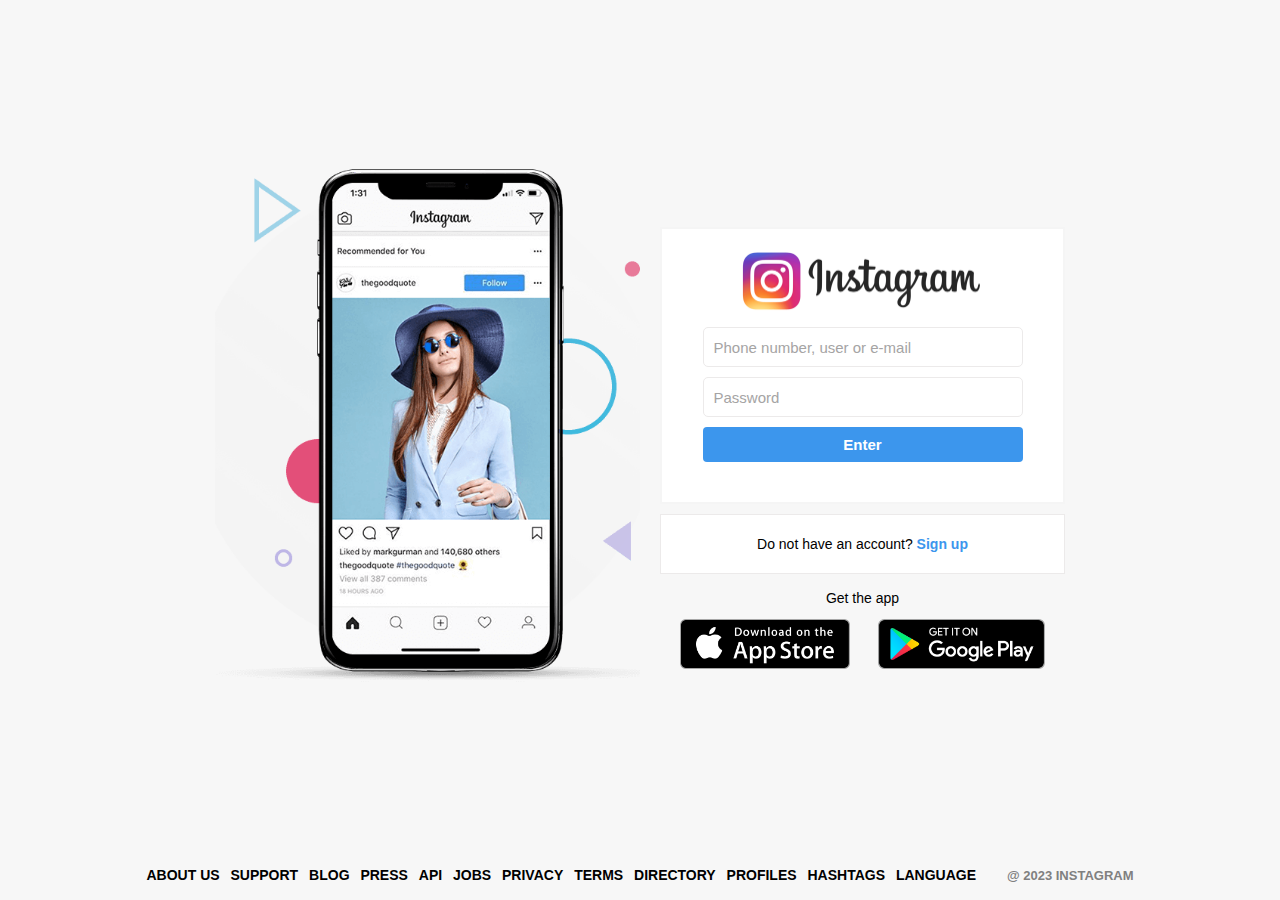
<file: index.html>
<!DOCTYPE html>
<html lang="pt-br">
<head>
    <meta charset="UTF-8">
    <meta name="viewport" content="width=device-width, initial-scale=1.0">
    <link rel="stylesheet" href="styles.css">
    <title>Instagram Recreate-Home</title>
</head>
<body>
    
    <div class="wrapper">
        <div class="container">
            <div class="column left">
                <div class="main">

                </div>
            </div>
            
            <div class="column right">
                <div class="login-pannel">
                    <div class="logo">
                        <img class="logo-img"  src="images/logo.png" alt="">
                    </div>
                    <form action="">
                        <input placeholder="Phone number, user or e-mail" type="text" name="e-mail">
                        <input placeholder="Password" type="text" name="password">
                        <input type="submit" value="Enter">
                    </form>
                </div>

                <div class="infobox">
                    <p>Do not have an account? <a href="signup.html">Sign up</a> </p>
                </div>

                <div class="app-panel">
                    Get the app
                    <div class="app-buttons">
                        <a href="https://apps.apple.com/br/app/instagram/id389801252" target="_blank" rel="external">
                            <img src="images/appstore.png" alt="AppStore">
                        </a>
                        <a href="https://play.google.com/store/apps/details?id=com.instagram.android&hl=pt_BR" target="_blank" rel="external">
                            <img src="images/googleplay.png" alt="GooglePlay">
                        </a>
                    </div>
                </div>
            </div>
        </div>

        <footer>
            <div>
                <a href="#">About us</a>
                <a href="#">Support</a>
                <a href="#">Blog</a>
                <a href="#">Press</a>
                <a href="#">API</a>
                <a href="#">Jobs</a>
                <a href="#">Privacy</a>
                <a href="#">Terms</a>
                <a href="#">Directory</a>
                <a href="#">Profiles</a>
                <a href="#">Hashtags</a>
                <a href="#">Language</a>

                <div class="text-small">
                    @ 2023 Instagram
                </div>
            </div>
        </footer>

    </div>

</body>
</html>
</file>
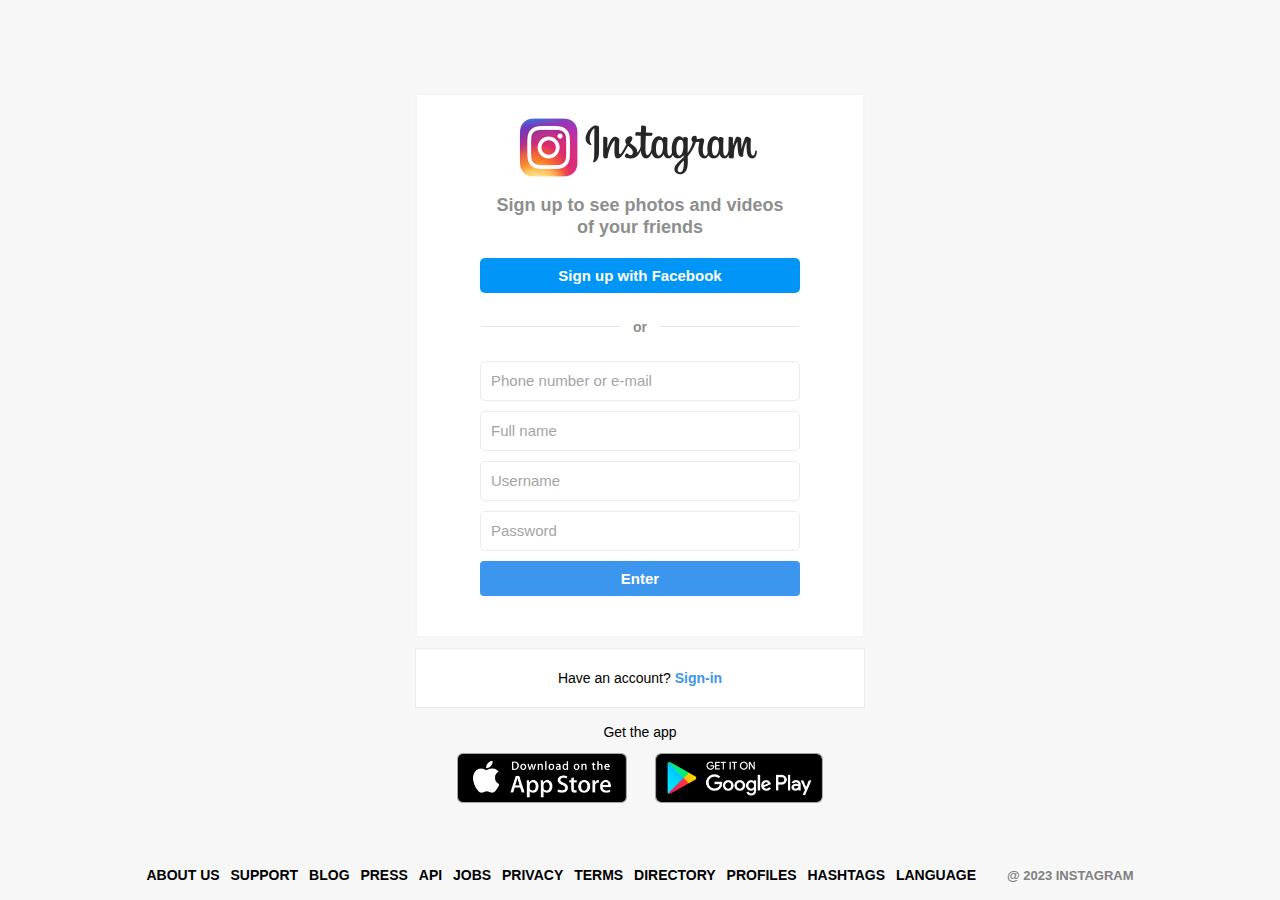
<file: signup.html>
<!DOCTYPE html>
<html lang="pt-br">
<head>
    <meta charset="UTF-8">
    <meta name="viewport" content="width=device-width, initial-scale=1.0">
    <link rel="stylesheet" href="styles.css">
    <title>Instagram Recreate-SignUp</title>
</head>
<body>
    
    <div class="wrapper">
        <div class="container-signup">
            <div class="column">
                <div class="login-pannel">
                    <div class="logo">
                        <img class="logo-img"  src="images/logo.png" alt="">
                    </div>

                    <div class="message">
                        <span>Sign up to see photos and videos of your friends</span>
                    </div>

                    <button class="face-button">
                        Sign up with Facebook
                    </button>

                    <div class="divisor-container">
                        <div class="line"></div>
                        <div class="divisor-tag">or</div>
                        <div class="line"></div>
                    </div>

                    <form>
                        <input placeholder="Phone number or e-mail" type="text" name="e-mail">
                        <input placeholder="Full name" type="text" name="full-name">
                        <input placeholder="Username" type="text" name="username">
                        <input placeholder="Password" type="text" name="password">
                        <input type="submit" value="Enter">
                    </form>
                </div>

                <div class="infobox">
                    <p>Have an account? <a href="index.html">Sign-in</a> </p>
                </div>

                <div class="app-panel">
                    Get the app
                    <div class="app-buttons">
                        <a href="https://apps.apple.com/br/app/instagram/id389801252" target="_blank" rel="external">
                            <img src="images/appstore.png" alt="AppStore">
                        </a>
                        <a href="https://play.google.com/store/apps/details?id=com.instagram.android&hl=pt_BR" target="_blank" rel="external">
                            <img src="images/googleplay.png" alt="GooglePlay">
                        </a>
                    </div>
                </div>
            </div>
        </div>

        <footer>
            <div>
                <a href="#">About us</a>
                <a href="#">Support</a>
                <a href="#">Blog</a>
                <a href="#">Press</a>
                <a href="#">API</a>
                <a href="#">Jobs</a>
                <a href="#">Privacy</a>
                <a href="#">Terms</a>
                <a href="#">Directory</a>
                <a href="#">Profiles</a>
                <a href="#">Hashtags</a>
                <a href="#">Language</a>

                <div class="text-small">
                    @ 2023 Instagram
                </div>
            </div>
        </footer>

    </div>

</body>
</html>
</file>
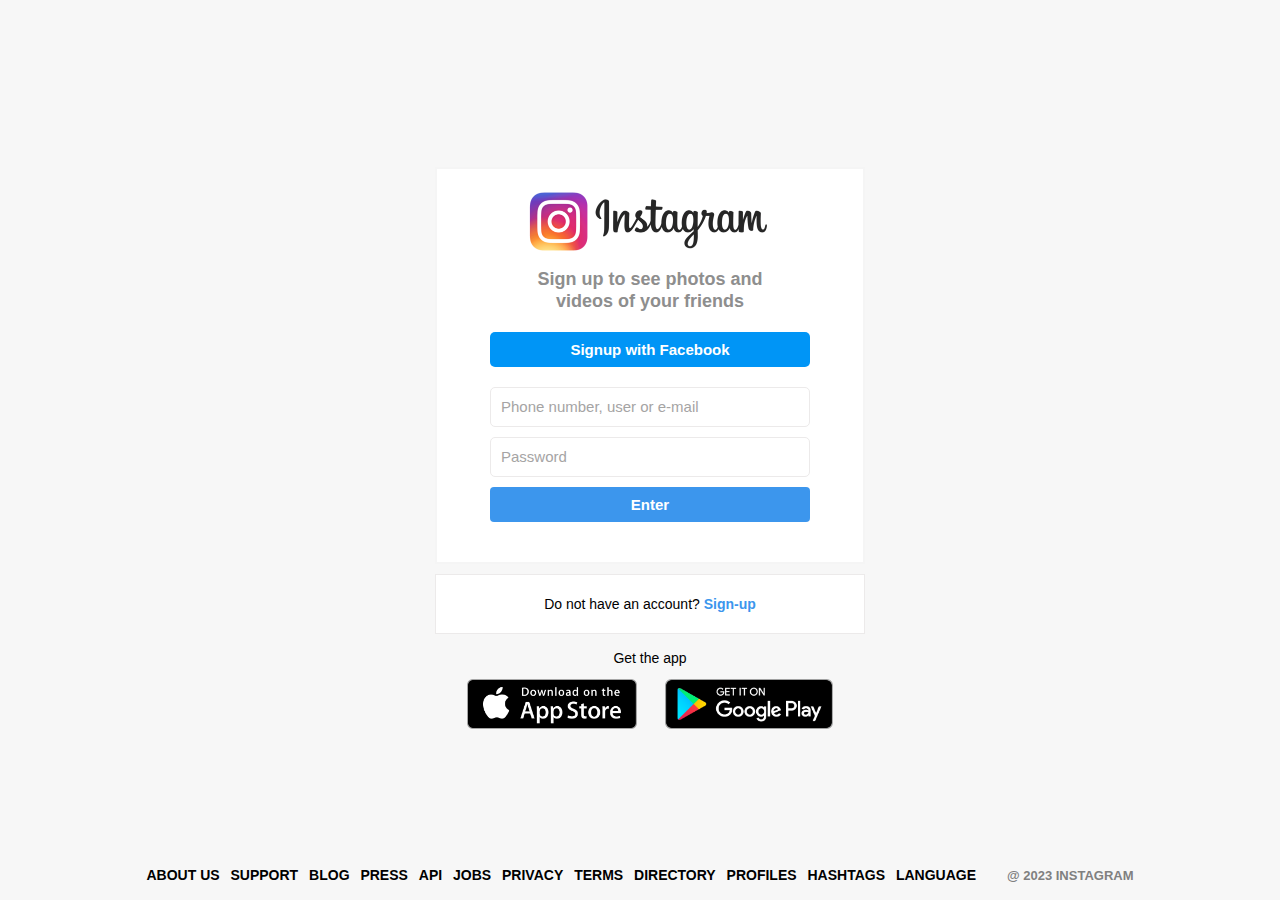
<file: singup.html>
<!DOCTYPE html>
<html lang="pt-br">
<head>
    <meta charset="UTF-8">
    <meta name="viewport" content="width=device-width, initial-scale=1.0">
    <link rel="stylesheet" href="styles.css">
    <title>Instagram Recreate-SignUp</title>
</head>
<body>
    
    <div class="wrapper">
        <div class="container-signup">
            
            <div class="column right">
                <div class="login-pannel">
                    <div class="logo">
                        <img class="logo-img"  src="images/logo.png" alt="">
                    </div>

                    <div class="message">
                        <span>Sign up to see photos and videos of your friends</span>
                    </div>

                    <button class="face-button">
                        Signup with Facebook
                    </button>

                    <form action="">
                        <input placeholder="Phone number, user or e-mail" type="text" name="username">
                        <input placeholder="Password" type="text" name="password">
                        <input type="submit" value="Enter">
                    </form>
                </div>

                <div class="infobox">
                    <p>Do not have an account? <a href="#">Sign-up</a> </p>
                </div>

                <div class="app-panel">
                    Get the app
                    <div class="app-buttons">
                        <a href="https://apps.apple.com/br/app/instagram/id389801252" target="_blank" rel="external">
                            <img src="images/appstore.png" alt="AppStore">
                        </a>
                        <a href="https://play.google.com/store/apps/details?id=com.instagram.android&hl=pt_BR" target="_blank" rel="external">
                            <img src="images/googleplay.png" alt="GooglePlay">
                        </a>
                    </div>
                </div>
            </div>
        </div>

        <footer>
            <div>
                <a href="#">About us</a>
                <a href="#">Support</a>
                <a href="#">Blog</a>
                <a href="#">Press</a>
                <a href="#">API</a>
                <a href="#">Jobs</a>
                <a href="#">Privacy</a>
                <a href="#">Terms</a>
                <a href="#">Directory</a>
                <a href="#">Profiles</a>
                <a href="#">Hashtags</a>
                <a href="#">Language</a>

                <div class="text-small">
                    @ 2023 Instagram
                </div>
            </div>
        </footer>

    </div>

</body>
</html>
</file>
<file: styles.css>
*{
    margin: 0;
    outline: 0;
    box-sizing: border-box;
}

a{
    color: #3c96ed;
    text-decoration: none;
}

body{
    background-color: #f7f7f7;
    height: 100%;
    width: 100%;
    margin: 0;
    padding: 0;
    font-family: Arial, Helvetica, sans-serif;
    font-size: 14px;
    line-height: 18px;
}

.wrapper{
    height: 100vh;
}

.container{
    margin: 0 auto;
    min-height: 100%;
    width: 850px;
    display: flex;
    align-items: center;
}

.column{
    flex-grow: 1;
    width: 50%;
}

.left{
    background-image: url("images/299-2998371_iphone-instagram-png-transparent-png.png");
    background-size: 650px;
    background-repeat: no-repeat;
    background-position: center;
    height: 550px;
    margin-bottom: 50px;
}

.right{
    padding-left: 20px;
}

.login-pannel{
    background-color: #FFF;
    border: 2px solid whitesmoke;
    text-align: center;
    padding-top: 20px;
    padding-bottom: 30px;
}

form{
    display:flex;
    flex-direction: column;
    align-items: center;
    justify-content: center;
}

input[type="password"], input[type="text"]{
    background-color: white;
    border: 1px solid rgb(236, 234, 234);
    height: 40px;
    border-radius: 5px;
    margin-top: 10px;
    padding: 10px;
    font-size: 15px;
    width: 320px;
    color: black;
}

input[type="password"]::placeholder,input[type="text"]::placeholder{
    color: rgb(165, 164, 164);
}

input[type="password"]:focus,input[type="text"]:focus{
    border: 1px solid #a1a1a1;
}

.logo-img{
    width: 250px;
}

input[type="submit"]{
    width: 320px;
    margin-top: 10px;
    height: 35px;
    border: 0;
    background-color: #3c96ed;
    border-radius: 4px;
    font-size: 15px;
    margin-bottom: 10px;
    font-weight: bold;
    color: white;
    cursor: pointer;
}

.infobox{
    background-color: #FFF;
    height: 60px;
    border: 1px solid rgb(236, 234, 234);
    margin: 10px auto 0;
    display: flex;
    justify-content: center;
    align-items: center;
}

.infobox p{
    user-select: none;
}

.infobox p a{
    font-weight: bold;
    user-select: none;
}

.app-panel{
    margin-top: 15px;
    text-align: center;
}

.app-buttons{
    margin-top: 12px;
}

.app-buttons img{
    height: 50px;
    padding: 0 12px;
}

footer{
    display: flex;
    justify-content: center;
    align-items: center;
    height: 50px;
    text-align: center;
    margin-top: -50px;
}

footer a{
    color: black;
    text-transform: uppercase;
    font-weight: bold;
    margin-right: 7px;
}

.text-small{
    font-size: 13px;
    font-weight: bold;
    color: grey;
    text-transform: uppercase;
    padding-left: 20px;
    display: inline-block;
}

.container-signup{
    margin: 0 auto;
    min-height: 100%;
    max-width: 450px;
    display: flex;
    align-items: center;
}

.message{
    margin: 10px 70px;
}

.message span{
    text-align: center;
    font-size: 18px;
    font-weight: bold;
    line-height: 22px;
    color: #8e8e8e;
}

.face-button{
    width: 320px;
    margin: 10px 0;
    height: 35px;
    background-color: #0095f6;
    color: white;
    border: 0;
    border-radius: 5px;
    font-size: 15px;
    cursor: pointer;
    font-weight: bold;
}

.divisor-container{
    display: flex;
    justify-content: center;
    align-items: center;
    margin: 15px 0;
}

.line{
    height: 1px;
    background: #e6e6e6;
    width: 31%;
}

.divisor-tag{
    font-weight: bold;
    margin: 0 3%;
    color: #8e8e8e;
}

@media(max-width: 850px){
    .left{
        display: none;
    }

    .container{
        width: 65%;
    }

    .right{
        padding-left: 0;
    }
}

@media(max-widht: 550){
    .container{
        width: 85%;
    }

    .container-signup{
        width: 85%;
    }

    input[type="password"], input[type="text"], input[type="submit"]{
        width: 85%;
    }

    .app-buttons{
        width: 85%;
    }

    .message{
        margin: 10px 30px;
    }
}
</file>
